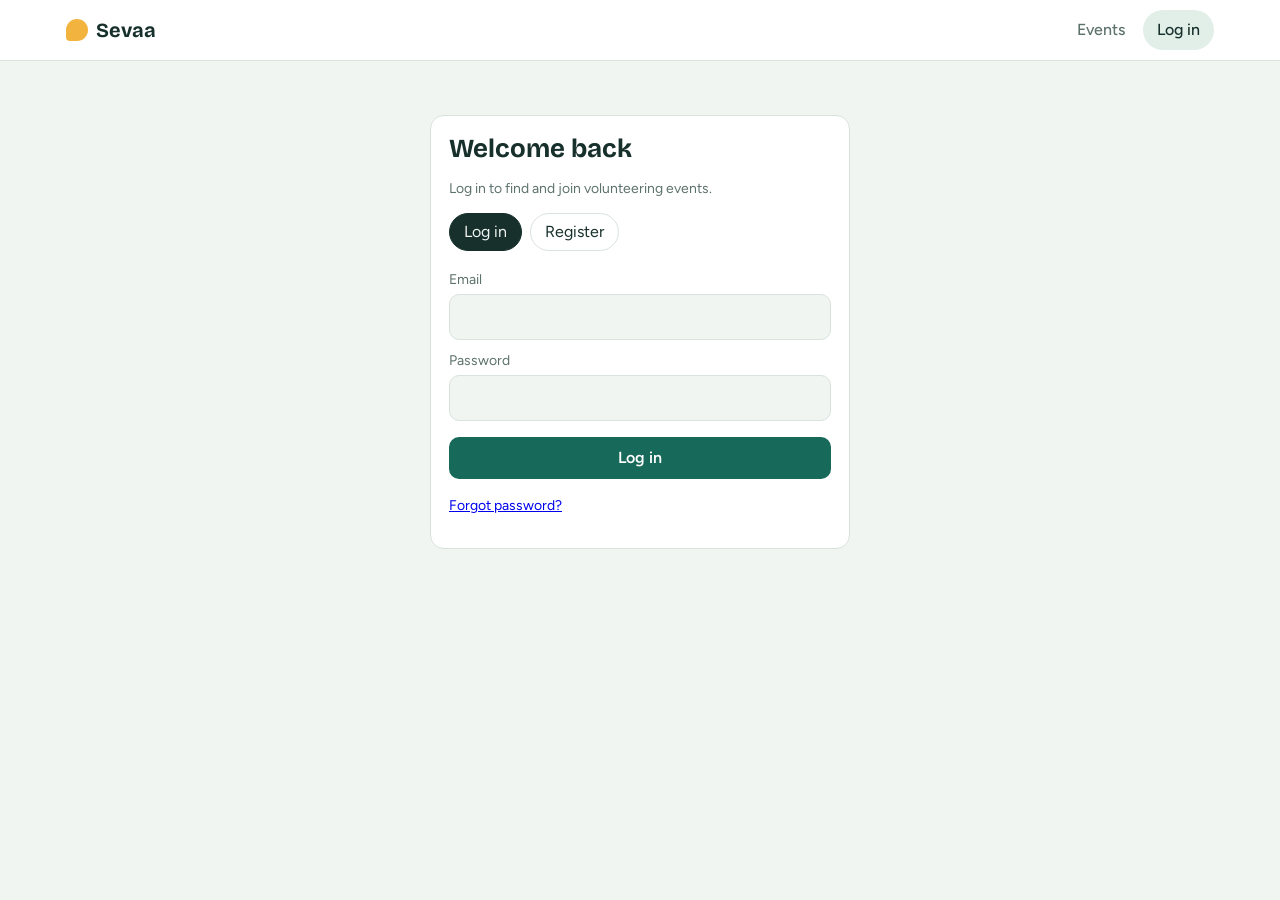
<file: volunteer-platform/index.html>
<!DOCTYPE html>
<html lang="en"><head><meta charset="utf-8"><meta name="viewport" content="width=device-width, initial-scale=1"><title>Events – Sevaa</title>
<link rel="stylesheet" href="https://fonts.googleapis.com/css2?family=Bricolage+Grotesque:wght@600;700&family=Figtree:wght@400;500;600&display=swap">
<link rel="stylesheet" href="css/style.css"></head>
<body data-page="home"><header id="hd"></header><main id="app"></main>
<script src="js/data.js"></script><script src="js/storage.js"></script><script src="js/auth.js"></script><script src="js/events.js"></script></body></html>
</file>
<file: volunteer-platform/css/style.css>
:root{--bg:#f1f5f2;--card:#fff;--ink:#17302b;--mute:#5d726d;--line:#d9e3de;--pri:#17695a;--pri-ink:#fff;--acc:#f3b43f;--bad:#c4422f;--ok:#17695a;--soft:#e2efe9;color-scheme:light}
*{box-sizing:border-box}body{margin:0;background:var(--bg);color:var(--ink);font:16px/1.5 Figtree,system-ui,sans-serif}
h1,h2,h3{font-family:'Bricolage Grotesque',Figtree,sans-serif;line-height:1.15;margin:0}
button,input,select,textarea{font:inherit;color:inherit}:focus-visible{outline:3px solid var(--acc);outline-offset:2px}
header{position:sticky;top:0;z-index:5;background:var(--card);border-bottom:1px solid var(--line)}
.bar{max-width:1080px;margin:auto;padding:10px 16px;display:flex;gap:14px;align-items:center;flex-wrap:wrap}
.logo{font:700 20px 'Bricolage Grotesque',sans-serif;display:flex;align-items:center;gap:8px;color:var(--ink);text-decoration:none}
.logo i{width:22px;height:22px;border-radius:50% 50% 50% 4px;background:var(--acc)}
nav{display:flex;gap:4px;flex-wrap:wrap;margin-left:auto}
nav a,nav button{border:0;background:none;padding:8px 14px;border-radius:99px;cursor:pointer;font-weight:500;color:var(--mute);text-decoration:none}
nav .on{background:var(--soft);color:var(--ink)}
main{max-width:1080px;margin:auto;padding:24px 16px 60px}
.hero{background:var(--pri);color:var(--pri-ink);border-radius:18px;padding:34px 28px;margin-bottom:22px}
.hero h1{font-size:clamp(28px,5vw,44px);max-width:620px}.hero p{max-width:520px;opacity:.9;margin:10px 0 18px}
.search{display:flex;gap:8px;flex-wrap:wrap}.search input{flex:1;min-width:200px;border:0;background:#fff;color:#17302b}
.chips{display:flex;gap:8px;flex-wrap:wrap;margin:0 0 18px}
.chip{border:1px solid var(--line);background:var(--card);padding:6px 14px;border-radius:99px;cursor:pointer}.chip.on{background:var(--ink);color:var(--bg);border-color:var(--ink)}
.grid{display:grid;grid-template-columns:repeat(auto-fill,minmax(250px,1fr));gap:16px}
.card{background:var(--card);border:1px solid var(--line);border-radius:14px;padding:18px}
.ev{display:flex;flex-direction:column;gap:8px}.ev h3{font-size:19px}.meta{color:var(--mute);font-size:14px}
.tag{display:inline-block;font-size:13px;font-weight:600;padding:2px 10px;border-radius:99px;background:var(--soft);color:var(--ok);width:fit-content}
.tag.w{background:#fbe9c3;color:#7a5200}.tag.b{background:#f8dcd6;color:#9a2a19}
.btn{border:0;background:var(--pri);color:var(--pri-ink);padding:9px 16px;border-radius:10px;font-weight:600;cursor:pointer;text-decoration:none;display:inline-block;text-align:center}
.btn.alt{background:none;border:1px solid var(--line);color:var(--ink)}.btn.sm{padding:5px 11px;font-size:14px}.btn.bad{background:var(--bad);color:#fff}.btn:disabled{opacity:.5}
.stats{display:grid;grid-template-columns:repeat(auto-fit,minmax(150px,1fr));gap:14px;margin:16px 0 24px}
.stat b{display:block;font:700 32px 'Bricolage Grotesque',sans-serif}.stat span{color:var(--mute);font-size:14px}
.two{display:grid;grid-template-columns:1fr 1fr;gap:18px}.det{display:grid;grid-template-columns:2fr 1fr;gap:18px}
@media(max-width:820px){.two,.det{grid-template-columns:1fr}}
.tw{overflow-x:auto}table{border-collapse:collapse;width:100%;min-width:480px}
th,td{text-align:left;padding:10px 8px;border-bottom:1px solid var(--line);font-size:15px}th{color:var(--mute);font-weight:500;font-size:14px}
label{display:block;font-size:14px;color:var(--mute);margin:10px 0 4px}
input,select,textarea{width:100%;padding:10px 12px;border-radius:10px;border:1px solid var(--line);background:var(--bg)}
td input[type=number]{width:70px}h2{font-size:26px;margin-bottom:4px}.sec{margin:26px 0 10px;font-size:20px}
.bars div{display:flex;align-items:center;gap:10px;margin:8px 0;font-size:14px}.bars i{display:block;height:14px;border-radius:7px;background:var(--acc)}
.modal{position:fixed;inset:0;background:rgba(0,0,0,.55);display:flex;align-items:center;justify-content:center;padding:16px;z-index:20}
.cert{background:#fff;color:#17302b;max-width:620px;width:100%;text-align:center;padding:38px 28px;border:8px double #17695a}
.cert h2{font-size:32px;color:#17695a}.cert .n{font:700 30px 'Bricolage Grotesque',sans-serif;margin:12px 0}
.toast{position:fixed;left:50%;bottom:20px;transform:translateX(-50%);background:var(--ink);color:var(--bg);padding:10px 18px;border-radius:99px;z-index:30}
.empty{color:var(--mute);padding:14px 0}.login{max-width:420px;margin:30px auto}
@media print{body *{visibility:hidden}.cert,.cert *{visibility:visible}.modal{position:absolute;background:none}}
nav .bell{font-size:18px;padding:6px 12px}.cnt{background:var(--bad);color:#fff;border-radius:99px;font-size:12px;padding:0 6px;margin-left:4px;font-weight:600}
.notes{position:absolute;right:16px;top:100%;width:300px;max-width:calc(100vw - 32px);background:var(--card);border:1px solid var(--line);border-radius:12px;padding:6px;z-index:9;box-shadow:0 8px 24px rgba(0,0,0,.12)}
.notes p{margin:0;padding:8px;border-bottom:1px solid var(--line);font-size:14px}.notes p:last-child{border:0}

/* ---------- Responsive ---------- */
html{-webkit-text-size-adjust:100%}img,svg{max-width:100%}
.bars i{min-width:2px}.bars span{flex:none}
@media(min-width:1100px){.bar,main{max-width:1180px}.grid{grid-template-columns:repeat(auto-fill,minmax(270px,1fr))}}
@media(max-width:900px){main{padding:20px 14px 48px}}
@media(max-width:640px){
 body{font-size:15px}
 .bar{padding:8px 12px;gap:8px}.logo{font-size:18px}
 nav{gap:2px}nav a,nav button{padding:8px 10px;font-size:14px}.uname{display:none}
 .notes{right:8px;left:8px;width:auto;max-width:none}
 .hero{padding:22px 16px;border-radius:14px}.hero p{margin:8px 0 14px}
 .search{flex-direction:column}.search input,.search .btn{width:100%;min-width:0}
 .chips{gap:6px}.chip{padding:8px 12px}
 .grid{grid-template-columns:1fr}
 .stats{grid-template-columns:1fr 1fr;gap:10px}.stat b{font-size:26px}
 .card{padding:14px}h2{font-size:22px}
 .btn{min-height:40px}.btn.sm{padding:8px 12px}
 .login{margin:16px auto}
 .toast{width:calc(100% - 28px);text-align:center;border-radius:14px}
 .cert{padding:24px 14px;border-width:6px}.cert h2{font-size:22px}.cert .n{font-size:24px}
 .modal{overflow:auto;align-items:flex-start}
 /* tables become stacked cards */
 .tw{overflow:visible}
 table,tbody,tr,td{display:block;min-width:0;width:100%}
 tr:has(th){display:none}
 tr{padding:10px 0;border-bottom:1px solid var(--line)}tr:last-child{border:0}
 td{border:0;padding:5px 0;display:flex;justify-content:space-between;align-items:center;gap:12px;text-align:right}
 td::before{content:attr(data-label);color:var(--mute);font-size:13px;text-align:left;flex:none}
 td:not([data-label]){justify-content:flex-end;flex-wrap:wrap}
}
@media(max-width:360px){.stats{grid-template-columns:1fr}}
@media(prefers-reduced-motion:reduce){*{scroll-behavior:auto!important}}
</file>
